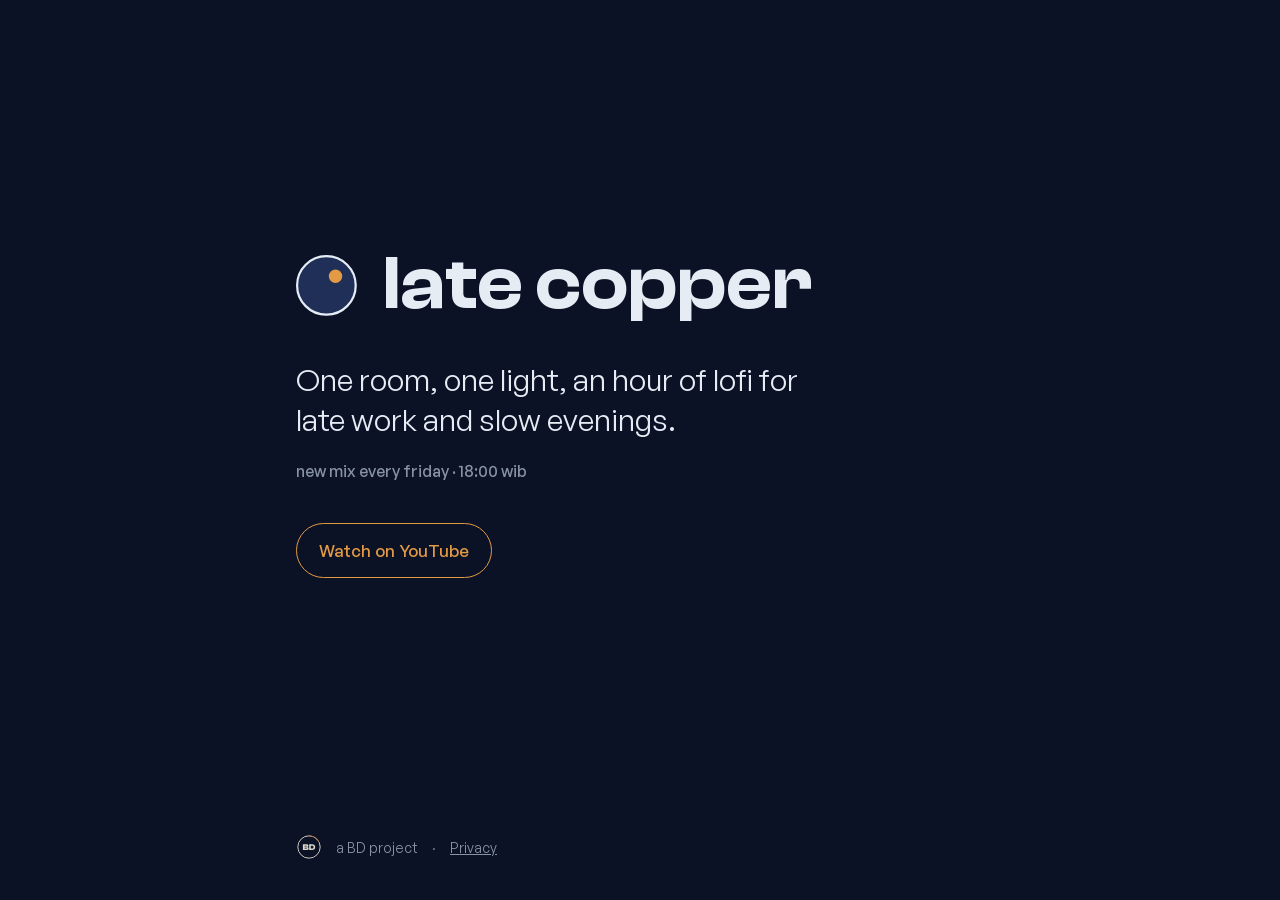
<file: index.html>
<!doctype html>
<html lang="en">
<head>
<meta charset="utf-8">
<meta name="viewport" content="width=device-width, initial-scale=1">
<title>Late Copper</title>
<meta name="description" content="Late Copper: one room, one light, an hour of lofi for late work and slow evenings. A new mix every Friday at 18:00 WIB on YouTube.">
<link rel="icon" type="image/svg+xml" href="lamp.svg">
<link rel="apple-touch-icon" href="favicon.png">
<link rel="stylesheet" href="fonts.css">
<link rel="stylesheet" href="styles.css">
</head>
<body>
<main>
  <a class="lockup" href="https://www.youtube.com/@latecopper" aria-label="Late Copper on YouTube">
    <svg viewBox="0 0 100 100" aria-hidden="true"><circle cx="50" cy="50" r="50" fill="#1F2F57"/><circle cx="50" cy="50" r="48.2" fill="none" stroke="#E6ECF4" stroke-width="3.6"/><circle cx="65" cy="35" r="11" fill="#E39A45"/></svg>
    <span class="wm">late copper</span>
  </a>
  <p class="promise">One room, one light, an hour of lofi for late work and slow evenings.</p>
  <p class="line">new mix every friday · 18:00 wib</p>
  <a class="cta" href="https://www.youtube.com/@latecopper">Watch on YouTube</a>
</main>
<footer>
  <img src="bd.svg" alt="" width="26" height="26">
  <span>a BD project</span>
  <span>·</span>
  <a href="privacy.html">Privacy</a>
</footer>
</body>
</html>
</file>
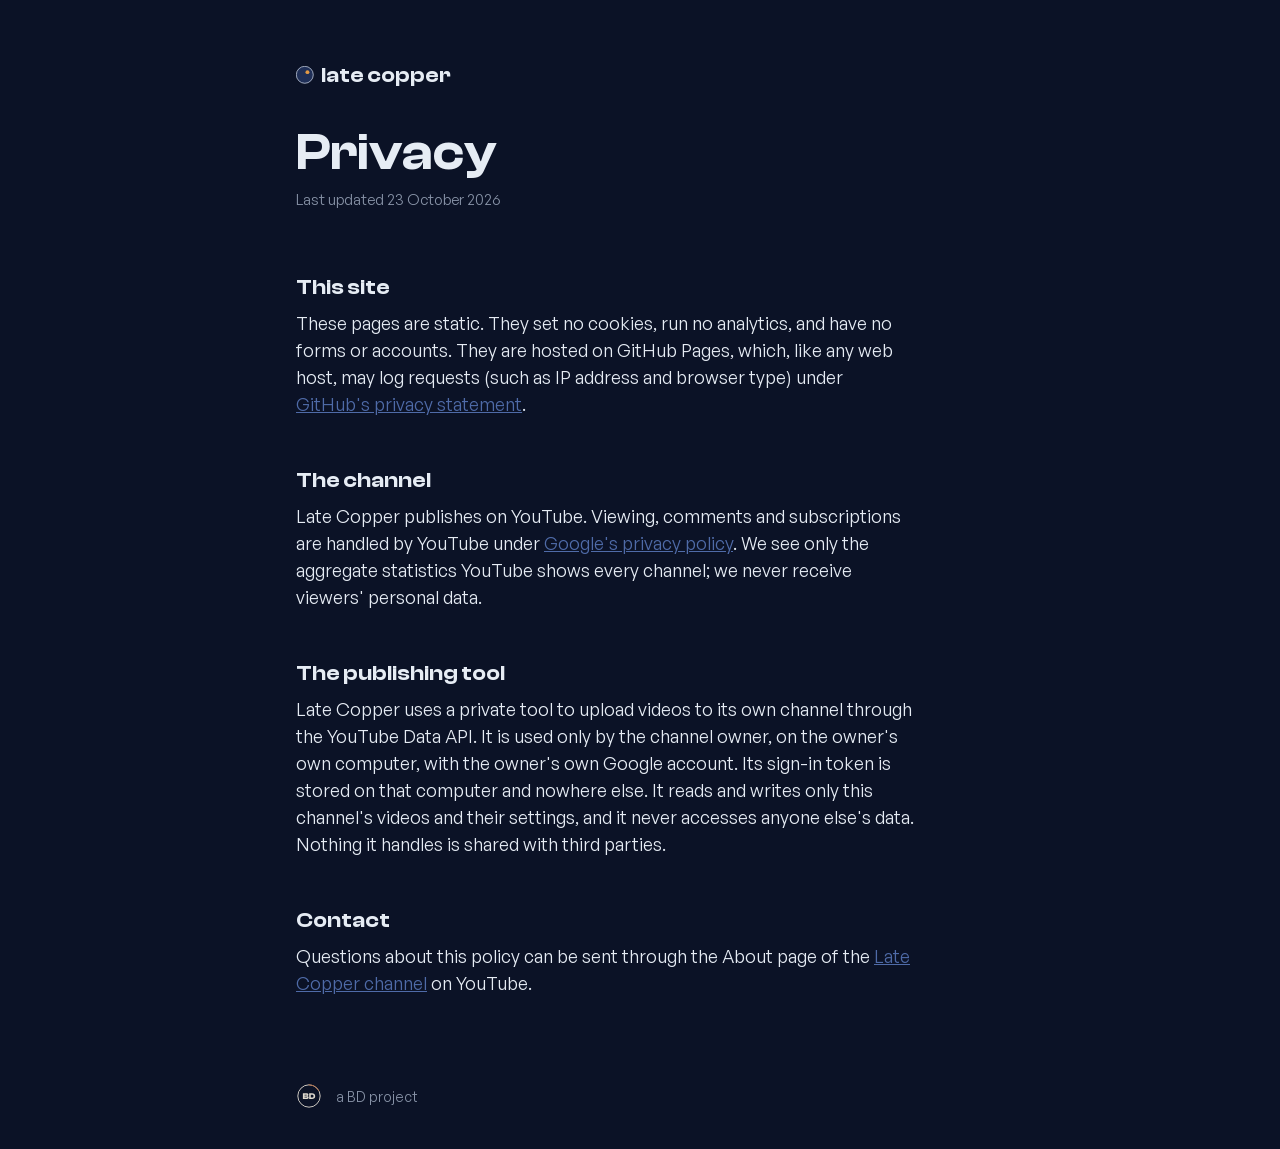
<file: privacy.html>
<!doctype html>
<html lang="en">
<head>
<meta charset="utf-8">
<meta name="viewport" content="width=device-width, initial-scale=1">
<title>Privacy · Late Copper</title>
<meta name="description" content="What Late Copper does and does not collect: nothing on this site, and only the channel owner's own YouTube data in its publishing tool.">
<link rel="icon" type="image/svg+xml" href="lamp.svg">
<link rel="stylesheet" href="fonts.css">
<link rel="stylesheet" href="styles.css">
</head>
<body>
<main style="justify-content:flex-start">
  <a class="back" href="index.html"><svg viewBox="0 0 100 100" aria-hidden="true"><circle cx="50" cy="50" r="50" fill="#1F2F57"/><circle cx="50" cy="50" r="48.2" fill="none" stroke="#E6ECF4" stroke-width="3.6"/><circle cx="65" cy="35" r="11" fill="#E39A45"/></svg><span class="wm">late copper</span></a>
  <h1>Privacy</h1>
  <p class="meta">Last updated 23 October 2026</p>

  <h2>This site</h2>
  <p>These pages are static. They set no cookies, run no analytics, and have no forms or accounts. They are hosted on GitHub Pages, which, like any web host, may log requests (such as IP address and browser type) under <a href="https://docs.github.com/en/site-policy/privacy-policies/github-general-privacy-statement">GitHub's privacy statement</a>.</p>

  <h2>The channel</h2>
  <p>Late Copper publishes on YouTube. Viewing, comments and subscriptions are handled by YouTube under <a href="https://policies.google.com/privacy">Google's privacy policy</a>. We see only the aggregate statistics YouTube shows every channel; we never receive viewers' personal data.</p>

  <h2>The publishing tool</h2>
  <p>Late Copper uses a private tool to upload videos to its own channel through the YouTube Data API. It is used only by the channel owner, on the owner's own computer, with the owner's own Google account. Its sign-in token is stored on that computer and nowhere else. It reads and writes only this channel's videos and their settings, and it never accesses anyone else's data. Nothing it handles is shared with third parties.</p>

  <h2>Contact</h2>
  <p>Questions about this policy can be sent through the About page of the <a href="https://www.youtube.com/@latecopper">Late Copper channel</a> on YouTube.</p>
</main>
<footer>
  <img src="bd.svg" alt="" width="26" height="26">
  <span>a BD project</span>
</footer>
</body>
</html>
</file>
<file: fonts.css>
@font-face{font-family:"Clash Display";font-weight:600;font-display:swap;src:url([data-uri]) format("truetype")}
@font-face{font-family:"General Sans";font-weight:500;font-display:swap;src:url([data-uri]) format("truetype")}
@font-face{font-family:"General Sans";font-weight:400;font-display:swap;src:url([data-uri]) format("truetype")}
</file>
<file: styles.css>
:root{--night:#0B1226;--indigo:#1F2F57;--haze:#4F6BA8;--copper:#E39A45;--moon:#E6ECF4;--ash:#8792A6;color-scheme:dark}
*{box-sizing:border-box}
html,body{margin:0;background:var(--night);color:var(--moon)}
body{font-family:"General Sans","Inter",system-ui,sans-serif;font-weight:400;font-size:18px;line-height:1.5;min-height:100svh;display:flex;flex-direction:column;-webkit-font-smoothing:antialiased}
main{flex:1;display:flex;flex-direction:column;justify-content:center;max-width:720px;margin:0 auto;padding:64px 16px 48px;width:100%}
.lockup{display:flex;align-items:center;gap:.35em;font-size:clamp(44px,9vw,76px);line-height:1;text-decoration:none;color:var(--moon)}
.lockup svg{width:.8em;height:.8em;flex:none}
.wm{font-family:"Clash Display","Space Grotesk",sans-serif;font-weight:600;letter-spacing:0;transform:translateY(-.02em)}
.promise{font-size:clamp(22px,3.4vw,30px);line-height:1.35;margin:36px 0 0;max-width:30ch}
.line{color:var(--ash);font-weight:500;font-size:16px;margin:18px 0 0;text-transform:lowercase}
.cta{display:inline-block;align-self:flex-start;margin-top:40px;padding:14px 22px;border:1.5px solid var(--copper);border-radius:999px;color:var(--copper);text-decoration:none;font-weight:500;font-size:17px}
.cta:hover{background:var(--copper);color:var(--night)}
footer{max-width:720px;margin:0 auto;padding:24px 16px 40px;width:100%;display:flex;align-items:center;gap:14px;color:var(--ash);font-size:14px;flex-wrap:wrap}
footer img{width:26px;height:26px;opacity:.9}
footer a{color:var(--ash)}
h1{font-family:"Clash Display","Space Grotesk",sans-serif;font-weight:600;font-size:clamp(34px,6vw,52px);line-height:1.05;margin:0 0 8px}
h2{font-family:"Clash Display","Space Grotesk",sans-serif;font-weight:600;font-size:22px;margin:32px 0 6px}
p{margin:0 0 14px;max-width:62ch}
.meta{color:var(--ash);font-size:15px;margin-bottom:28px}
a{color:var(--haze)}
.back{display:inline-flex;align-items:center;gap:.35em;color:var(--moon);text-decoration:none;font-size:22px;line-height:1;margin-bottom:40px}
.back svg{width:.8em;height:.8em}
</file>
